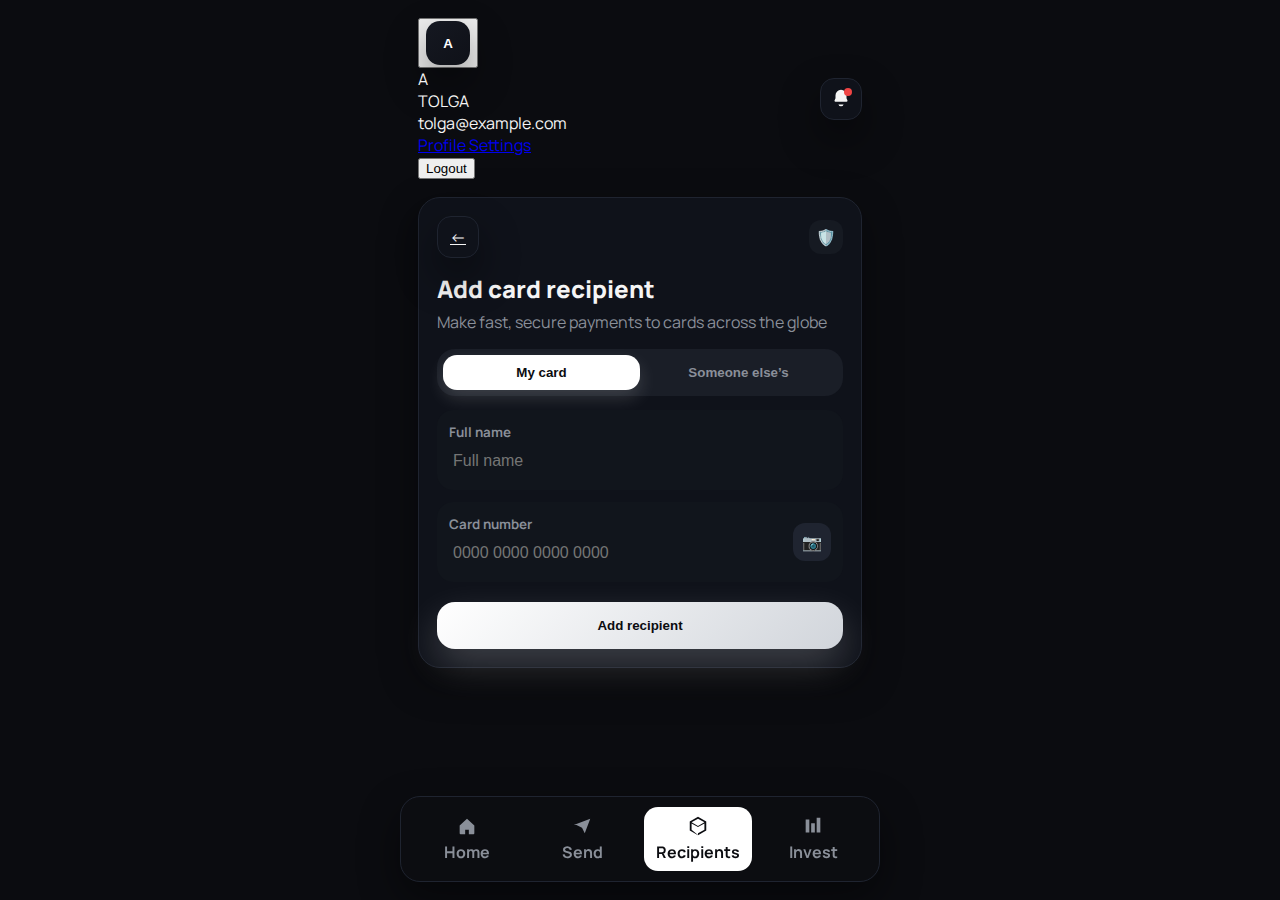
<file: mobile-app/frontend/add-recipient.html>
<!doctype html>
<html lang="en">
<head>
  <meta charset="utf-8">
  <meta name="viewport" content="width=device-width, initial-scale=1">
  <title>Finance Dashboard · Add Recipient</title>
  <link rel="stylesheet" href="style.css">
  <script src="script.js"></script>
  <script type="module" src="./modules.js"></script>

</head>
<body>
  <div class="app-shell">
        <header class="topbar">
      <div class="avatar-dropdown">
        <button class="avatar-btn" onclick="toggleAvatarMenu()">
          <div class="avatar">A</div>
        </button>
        
        <div class="avatar-menu" id="avatarMenu">
          <div class="menu-header">
            <div class="user-info">
              <div class="avatar-small">A</div>
              <div>
                <div class="user-name">TOLGA</div>
                <div class="user-email">tolga@example.com</div>
              </div>
            </div>
          </div>
          
          <div class="menu-items">
            <a href="profile.html" class="menu-item">
              <span>Profile</span>
            </a>
            
            <a href="settings.html" class="menu-item">
              <span>Settings</span>
            </a>
            
            <div class="menu-divider"></div>
            
            <button class="menu-item logout" onclick="logout()">
              <span>Logout</span>
            </button>
          </div>
        </div>
      </div>
      <button class="icon-btn" aria-label="Notifications">
        <span class="dot"></span>
        <svg viewBox="0 0 24 24" aria-hidden="true">
          <path d="M12 2a6 6 0 0 0-6 6v3.09l-.94 2.35A1 1 0 0 0 6 15h12a1 1 0 0 0 .94-1.56L18 11.09V8a6 6 0 0 0-6-6Z"></path>
          <path d="M9.17 18a3 3 0 0 0 5.66 0"></path>
        </svg>
      </button>
    </header>
    <main>
      <div class="screen active">
      <div class="card-form">
        <div class="form-header">
          <a href="send.html" class="icon-btn" aria-label="Back">
            ←
          </a>
          <div class="shield">🛡️</div>
        </div>

        <h1 class="form-title">Add card recipient</h1>
        <p class="form-sub">Make fast, secure payments to cards across the globe</p>

        <div class="toggle" role="tablist">
          <button class="active" aria-pressed="true">My card</button>
          <button aria-pressed="false">Someone else’s</button>
        </div>

        <div class="input-stack">
          <div class="field">
            <div>
              <small>Full name</small>
              <input type="text" placeholder="Full name" aria-label="Full name">
            </div>
          </div>

          <div class="field">
            <div>
              <small>Card number</small>
              <input type="text" placeholder="0000 0000 0000 0000" inputmode="numeric" aria-label="Card number">
            </div>
            <span class="ghost-icon" aria-label="Scan card">📷</span>
          </div>
        </div>

        <button class="cta-wide">Add recipient</button>
      </div>
    </div>
    </main>

    <nav class="tabbar" aria-label="Primary">
      <a class="tab" href="main-page.html">
        <svg viewBox="0 0 24 24" aria-hidden="true"><path d="M4 11.5 12 4l8 7.5V20a1 1 0 0 1-1 1h-5v-5H10v5H5a1 1 0 0 1-1-1v-8.5Z"></path></svg>
        <span>Home</span>
      </a>
      <a class="tab" href="send.html">
        <svg viewBox="0 0 24 24" aria-hidden="true"><path d="m3 11 18-7-6 16-3-6-6-3Z"></path></svg>
        <span>Send</span>
      </a>
      <a class="tab active" href="add-recipient.html">
        <svg viewBox="0 0 24 24" aria-hidden="true"><path d="M12 2 3 7v10l9 5 9-5V7l-9-5Zm0 2.18L19 8l-7 3.89L5 8l7-3.82Zm0 17.64L5 16V9.26l7 3.89 7-3.89V16l-7 3.82Z"></path></svg>
        <span>Recipients</span>
      </a>
      <a class="tab" href="invest.html">
        <svg viewBox="0 0 24 24" aria-hidden="true"><path d="M4 5h4v14H4V5Zm6 4h4v10h-4V9Zm6-6h4v16h-4V3Z"></path></svg>
        <span>Invest</span>
      </a>
    </nav>
  </div>
  <script type="module">
    import { initApp, loadDashboardData } from './modules.js';
    
    document.addEventListener('DOMContentLoaded', function() {
        initApp();
        // Dashboard data loads automatically via initApp
    });
</script>
</body>
</html>
</file>
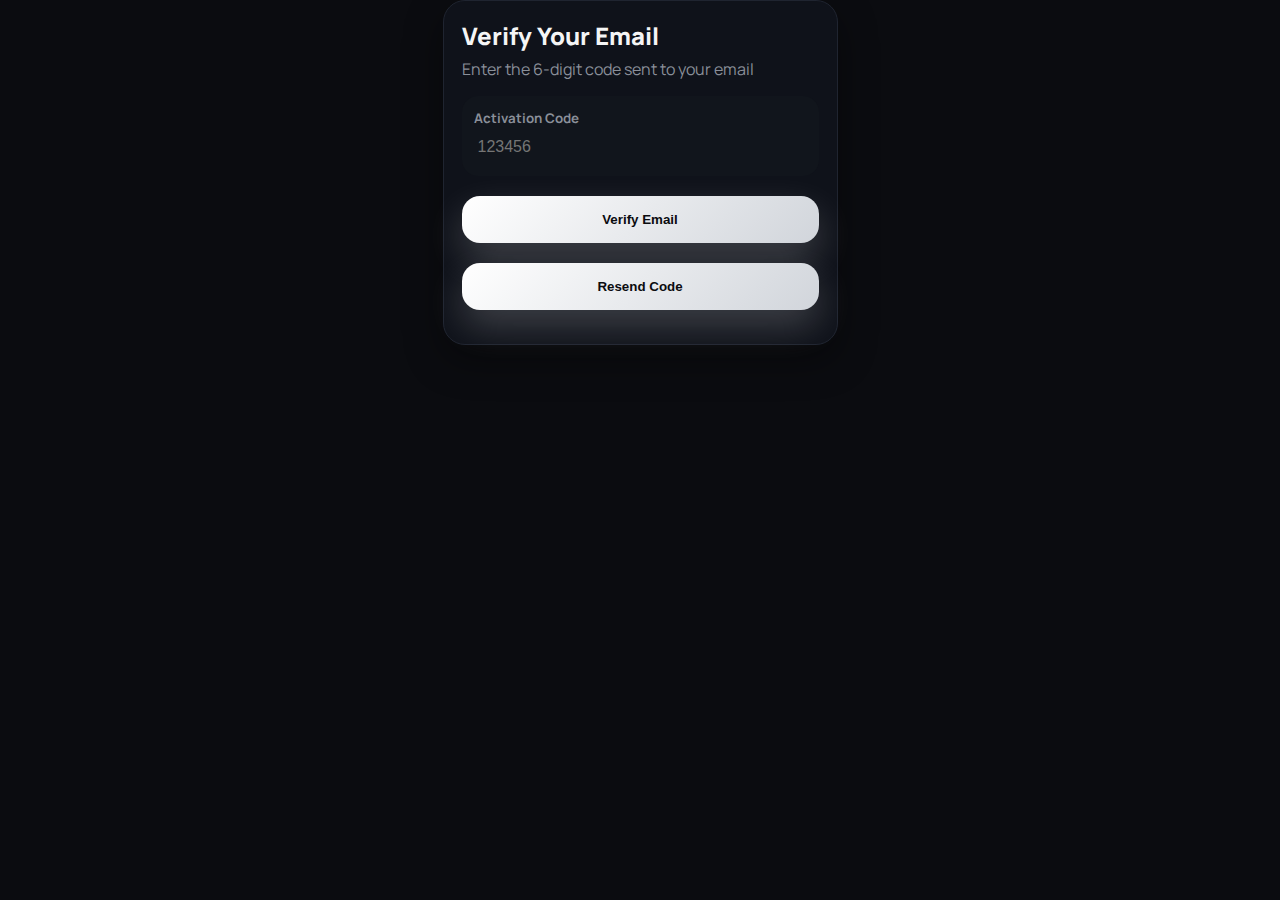
<file: mobile-app/frontend/verify-email.html>
<!doctype html>
<html lang="en">
<head>
    <meta charset="utf-8">
    <meta name="viewport" content="width=device-width, initial-scale=1">
    <title>Verify Email</title>
    <link rel="stylesheet" href="style.css">
</head>
<body>
    <div class="login-shell">
        <main class="centered-div">
            <div class="screen active">
                <div class="card-form">
                    <h1 class="form-title">Verify Your Email</h1>
                    <p class="form-sub">Enter the 6-digit code sent to your email</p>
                    
                    <div class="input-stack">
                        <div class="field">
                            <div>
                                <small>Activation Code</small>
                                <input type="text" id="activationCode" placeholder="123456" maxlength="6">
                            </div>
                        </div>
                    </div>
                    
                    <button class="cta-wide" id="verifyBtn">Verify Email</button>
                    <button class="cta-wide secondary" id="resendBtn">Resend Code</button>
                    
                    <p id="message" class="text-center"></p>
                </div>
            </div>
        </main>
    </div>
    
    <script type="module">
        import { api } from './api.js';
        
        document.addEventListener('DOMContentLoaded', function() {
            const verifyBtn = document.getElementById('verifyBtn');
            const resendBtn = document.getElementById('resendBtn');
            const messageEl = document.getElementById('message');
            
            verifyBtn.addEventListener('click', async function() {
                const code = document.getElementById('activationCode').value;
                
                if (!code || code.length !== 6) {
                    showMessage('Please enter a valid 6-digit code', 'error');
                    return;
                }
                
                try {
                    verifyBtn.disabled = true;
                    verifyBtn.textContent = 'Verifying...';
                    
                    await api.verifyEmail(code);
                    
                    showMessage('Email verified successfully!', 'success');
                    setTimeout(() => {
                        window.location.href = 'main-page.html';
                    }, 1500);
                    
                } catch (error) {
                    showMessage(error.message || 'Verification failed', 'error');
                } finally {
                    verifyBtn.disabled = false;
                    verifyBtn.textContent = 'Verify Email';
                }
            });
            
            resendBtn.addEventListener('click', async function() {
                try {
                    resendBtn.disabled = true;
                    await api.resendActivation();
                    showMessage('Activation code resent to your email', 'success');
                } catch (error) {
                    showMessage(error.message || 'Failed to resend code', 'error');
                } finally {
                    setTimeout(() => {
                        resendBtn.disabled = false;
                    }, 30000); // 30 second cooldown
                }
            });
            
            function showMessage(text, type) {
                messageEl.textContent = text;
                messageEl.style.color = type === 'success' ? '#4ade80' : '#ef4444';
            }
        });
    </script>
</body>
</html>
</file>
<file: mobile-app/frontend/style.css>
@import url("https://fonts.googleapis.com/css2?family=Manrope:wght@400;600;700&display=swap");

:root {
  --bg: #0b0c10;
  --card: #11151c;
  --text: #f5f5f5;
  --muted: #8a8f99;
  --primary: #ffffff;
  --accent: #d1d5db;
  --danger: #ef4444;
  --surface: linear-gradient(135deg, #151821, #0f1118);
  --radius: 18px;
  --shadow: 0 18px 40px rgba(0, 0, 0, 0.45);
}

*,
*::before,
*::after {
  box-sizing: border-box;
}

#chainStatus {
    color: white;
}

#txStatus {
    color: white;
}

body {
  margin: 0;
  min-height: 100vh;
  background: var(--bg);
  font-family: "Manrope", system-ui, -apple-system, sans-serif;
  color: var(--text);
  display: flex;
  justify-content: center;
}

.app-shell {
  max-width: 480px;
  width: 100%;
  min-height: 100vh;
  background: var(--bg);
  display: flex;
  flex-direction: column;
  padding: 18px 18px 90px;
  position: relative;
}

.topbar {
  display: flex;
  align-items: center;
  justify-content: space-between;
  margin-bottom: 18px;
}

.user {
  display: flex;
  align-items: center;
  gap: 12px;
}

.avatar {
  width: 44px;
  height: 44px;
  border-radius: 14px;
  background: var(--surface);
  color: #fff;
  display: grid;
  place-items: center;
  font-weight: 700;
  box-shadow: var(--shadow);
}

.user-meta .subtitle {
  margin: 0;
  color: var(--muted);
  font-size: 13px;
}

.user-meta .title {
  margin: 2px 0 0;
  font-size: 17px;
  font-weight: 700;
}

.icon-btn {
  width: 42px;
  height: 42px;
  border: 1px solid #1f2430;
  border-radius: 14px;
  background: #0f121a;
  display: grid;
  place-items: center;
  box-shadow: var(--shadow);
  position: relative;
  color: var(--text);
}

.icon-btn svg {
  width: 22px;
  height: 22px;
  fill: var(--text);
}

.icon-btn .dot {
  position: absolute;
  top: 9px;
  right: 9px;
  width: 8px;
  height: 8px;
  background: #ef4444;
  border-radius: 50%;
}

main {
  flex: 1;
}

.screen {
  display: none;
  animation: fade 220ms ease;
}

.screen.active {
  display: block;
}

.card {
  background: var(--card);
  border-radius: var(--radius);
  padding: 18px 16px;
  box-shadow: var(--shadow);
  margin-bottom: 14px;
  border: 1px solid #1f2430;
}

.balance-card {
  background: radial-gradient(circle at 20% 20%, #1c202a 0, #141821 60%, #0b0c10 100%);
  color: #fff;
}

.label {
  font-size: 13px;
  color: rgba(255, 255, 255, 0.8);
}

.balance-card .balance {
  font-size: 32px;
  margin: 6px 0 10px;
  font-weight: 700;
}

.pill-row {
  display: flex;
  gap: 8px;
  flex-wrap: wrap;
}

.pill {
  display: inline-flex;
  align-items: center;
  gap: 6px;
  padding: 6px 10px;
  border-radius: 999px;
  background: rgba(255, 255, 255, 0.08);
  color: inherit;
  font-size: 13px;
}

.pill.positive {
  background: rgba(16, 185, 129, 0.16);
  color: #bbf7d0;
}

.pill.negative {
  background: rgba(239, 68, 68, 0.16);
  color: #fecdd3;
}

.pill.neutral {
  background: rgba(255, 255, 255, 0.14);
}

.actions {
  display: flex;
  gap: 10px;
  margin-top: 14px;
}

.actions.round {
  justify-content: space-evenly;
  margin-top: 20px;
}

.round-item {
  display: flex;
  flex-direction: column;
  align-items: center;
  gap: 8px;
  color: #fff;
}

.round-btn {
  width: 64px;
  height: 64px;
  border-radius: 50%;
  border: none;
  background: rgba(255, 255, 255, 0.1);
  box-shadow: 0 10px 24px rgba(0, 0, 0, 0.35);
  display: grid;
  place-items: center;
  color: #fff;
  transition: transform 140ms ease, background 160ms ease;
}

.round-btn .icon {
  font-size: 24px;
  font-weight: 700;
  line-height: 1;
}

.round-btn svg {
  width: 26px;
  height: 26px;
  fill: currentColor;
}

.round-btn:active {
  transform: translateY(1px) scale(0.99);
  background: rgba(255, 255, 255, 0.28);
}

.round-label {
  font-weight: 700;
  font-size: 13px;
}

.grid.two-col {
  display: grid;
  grid-template-columns: 1fr 1fr;
}

.gap {
  gap: 12px;
}

.accent {
  background: linear-gradient(135deg, #161a22, #0f1118);
  color: #f5f5f5;
}

.value {
  font-size: 22px;
  margin: 6px 0 4px;
  font-weight: 700;
}

.sub {
  color: #8a8f99;
  font-size: 13px;
}

.progress {
  height: 8px;
  background: #1f2430;
  border-radius: 999px;
  overflow: hidden;
  margin: 8px 0;
}

.progress-bar {
  height: 100%;
  background: #ffffff;
  border-radius: 999px;
}

.list-card .list {
  list-style: none;
  padding: 0;
  margin: 12px 0 0;
  display: flex;
  flex-direction: column;
  gap: 12px;
}

.list-card li {
  display: flex;
  align-items: center;
  justify-content: space-between;
}

.item-title {
  margin: 0;
  font-weight: 700;
}

.item-sub {
  margin: 4px 0 0;
  color: var(--muted);
  font-size: 13px;
}

.item-amount {
  font-weight: 700;
}

.item-amount.negative {
  color: var(--danger);
}

.item-amount.positive {
  color: var(--accent);
}

.text-btn {
  border: none;
  background: transparent;
  color: #ffffff;
  font-weight: 700;
}

.list-head {
  display: flex;
  justify-content: space-between;
  align-items: center;
}

.tight .list {
  gap: 10px;
}

.chart {
  position: relative;
  overflow: hidden;
}

.sparkline {
  height: 120px;
  border-radius: 14px;
  background: linear-gradient(180deg, #161a22 0%, #0f1118 100%);
  position: relative;
}

.spark-fill {
  position: absolute;
  inset: 0;
  background: linear-gradient(135deg, rgba(255, 255, 255, 0.3), rgba(200, 200, 200, 0.2));
  clip-path: polygon(0 70%, 12% 60%, 25% 62%, 38% 54%, 52% 65%, 65% 40%, 78% 55%, 90% 32%, 100% 45%, 100% 100%, 0 100%);
}

.chart-legend {
  display: flex;
  align-items: center;
  gap: 12px;
  color: var(--muted);
  margin-top: 12px;
  font-size: 13px;
}

.chart-legend .dot {
  width: 10px;
  height: 10px;
  border-radius: 50%;
  display: inline-block;
}

.chart-legend .stock { background: var(--primary); }
.chart-legend .crypto { background: #9ca3af; }

.donut {
  width: 180px;
  height: 180px;
  border-radius: 50%;
  margin: 14px auto;
  background:
    conic-gradient(#d1d5db 0 130deg, #9ca3af 130deg 250deg, #4b5563 250deg 360deg);
  display: grid;
  place-items: center;
  position: relative;
}

.donut-hole {
  width: 98px;
  height: 98px;
  border-radius: 50%;
  background: var(--card);
  display: grid;
  place-items: center;
  font-weight: 700;
  box-shadow: var(--shadow);
  color: var(--text);
}

.chart-legend.space {
  justify-content: center;
}

.chart-legend .dot.teal { background: #0ea5e9; }
.chart-legend .dot.orange { background: #f59e0b; }
.chart-legend .dot.purple { background: #a855f7; }

.tabbar {
  position: fixed;
  bottom: 18px;
  left: 50%;
  transform: translateX(-50%);
  width: min(480px, calc(100% - 24px));
  background: rgba(12, 14, 18, 0.96);
  backdrop-filter: blur(14px);
  border-radius: 20px;
  padding: 10px 12px;
  display: grid;
  grid-template-columns: repeat(4, 1fr);
  gap: 8px;
  box-shadow: 0 16px 40px rgba(0, 0, 0, 0.45);
  border: 1px solid #1f2430;
}

.tab {
  border: none;
  background: transparent;
  color: var(--muted);
  display: flex;
  flex-direction: column;
  align-items: center;
  gap: 4px;
  padding: 8px 0;
  border-radius: 14px;
  font-weight: 700;
  text-decoration: none;
}

.tab svg {
  width: 22px;
  height: 22px;
  fill: currentColor;
}

.tab.active {
  color: #0b0c10;
  background: #ffffff;
}

@keyframes fade {
  from { opacity: 0; transform: translateY(6px); }
  to { opacity: 1; transform: translateY(0); }
}

/* Send page */
.send-header {
  text-align: center;
  margin: 40px 0 24px;
}

.send-amount-input {
  width: 100%;
  border: none;
  background: #11151c;
  border-radius: 14px;
  padding: 14px 12px;
  font-size: 36px;
  font-weight: 800;
  text-align: center;
  color: var(--text);
  outline: none;
  box-shadow: inset 0 0 0 1px #1f2430, 0 10px 24px rgba(0, 0, 0, 0.25);
}

.send-title {
  font-size: 24px;
  font-weight: 800;
  margin: 0;
  padding: 14px 12px;
  color: rgba(255, 255, 255, 1);
  

}

.send-sub {
  margin: 6px 0 0;
  color: var(--muted);
  font-weight: 600;
}

.account-pill {
  display: inline-flex;
  align-items: center;
  gap: 10px;
  background: #0f121a;
  border-radius: 999px;
  padding: 10px 14px;
  font-weight: 700;
  color: var(--text);
  box-shadow: 0 8px 18px rgba(0, 0, 0, 0.25);
}

.flag {
  width: 20px;
  height: 20px;
  border-radius: 50%;
  background: radial-gradient(circle at 30% 30%, #fff 0 35%, #c1121f 35% 65%, #0b4ea2 65% 100%);
}

.note-row {
  margin: 26px 0 34px;
}

.note-input {
  width: 100%;
  border: none;
  background: #11151c;
  border-radius: 18px;
  padding: 16px 18px;
  font-size: 16px;
  outline: none;
  color: var(--text);
  box-shadow: inset 0 0 0 1px #1f2430, 0 10px 24px rgba(0, 0, 0, 0.25);
}

.note-actions {
  display: flex;
  justify-content: center;
  gap: 10px;
  margin-top: 10px;
}

.icon-chip {
  width: 44px;
  height: 44px;
  border-radius: 14px;
  display: grid;
  place-items: center;
  background: #1f2430;
  color: #e5e7eb;
  font-weight: 800;
}

.send-actions {
  display: flex;
  align-items: center;
  gap: 14px;
  margin-top: 10px;
}

.send-actions .circle {
  width: 58px;
  height: 58px;
  border-radius: 50%;
  border: none;
  background: #11151c;
  color: #f5f5f5;
  display: grid;
  place-items: center;
  box-shadow: 0 12px 30px rgba(0, 0, 0, 0.35);
  font-size: 22px;
}

.send-actions .cta {
  flex: 1;
  border: none;
  border-radius: 16px;
  padding: 16px;
  font-weight: 800;
  font-size: 16px;
  color: #0b0c10;
  background: linear-gradient(135deg, #ffffff, #d1d5db);
  box-shadow: 0 16px 38px rgba(255, 255, 255, 0.2);
}

@media (max-width: 420px) {
  .app-shell {
    padding: 14px 14px 90px;
  }
  .grid.two-col {
    grid-template-columns: 1fr;
  }
}
.card-form {
  background: #0f121a;
  border-radius: 22px;
  padding: 18px;
  box-shadow: 0 14px 38px rgba(0, 0, 0, 0.4);
  border: 1px solid #1f2430;
}

.form-header {
  display: flex;
  align-items: center;
  justify-content: space-between;
  margin-bottom: 14px;
}

.shield {
  width: 34px;
  height: 34px;
  border-radius: 12px;
  background: #161a22;
  display: grid;
  place-items: center;
  color: #ffffff;
}

.form-title {
  font-size: 24px;
  font-weight: 800;
  margin: 0 0 6px;
}

.form-sub {
  margin: 0 0 16px;
  color: #8a8f99;
  line-height: 1.4;
}

.toggle {
  display: grid;
  grid-template-columns: 1fr 1fr;
  background: #1a1e27;
  border-radius: 18px;
  padding: 6px;
  margin-bottom: 14px;
}

.toggle button {
  border: none;
  background: transparent;
  padding: 10px;
  border-radius: 14px;
  font-weight: 800;
  color: #8a8f99;
}

.toggle .active {
  background: #ffffff;
  color: #0b0c10;
  box-shadow: 0 8px 18px rgba(255, 255, 255, 0.15);
}

.input-stack {
  display: flex;
  flex-direction: column;
  gap: 12px;
}

.field {
  background: #11151c;
  border-radius: 16px;
  padding: 10px 12px;
  display: grid;
  grid-template-columns: 1fr auto;
  align-items: center;
  gap: 10px;
  box-shadow: inset 0 0 0 1px transparent;
}

.field input {
  border: none;
  background: transparent;
  font-size: 16px;
  padding: 10px 4px;
  outline: none;
  color: #f5f5f5;
  width: 100%;
}

.field small {
  color: #8a8f99;
  font-weight: 700;
}

.ghost-icon {
  width: 38px;
  height: 38px;
  border-radius: 12px;
  background: #1f2430;
  display: grid;
  place-items: center;
  color: #e5e7eb;
}

.cta-wide {
  width: 100%;
  border: none;
  border-radius: 18px;
  padding: 16px;
  font-weight: 800;
  color: #0b0c10;
  background: linear-gradient(135deg, #ffffff, #d1d5db);
  box-shadow: 0 16px 38px rgba(255, 255, 255, 0.2);
  margin-top: 20px;
}
</file>
